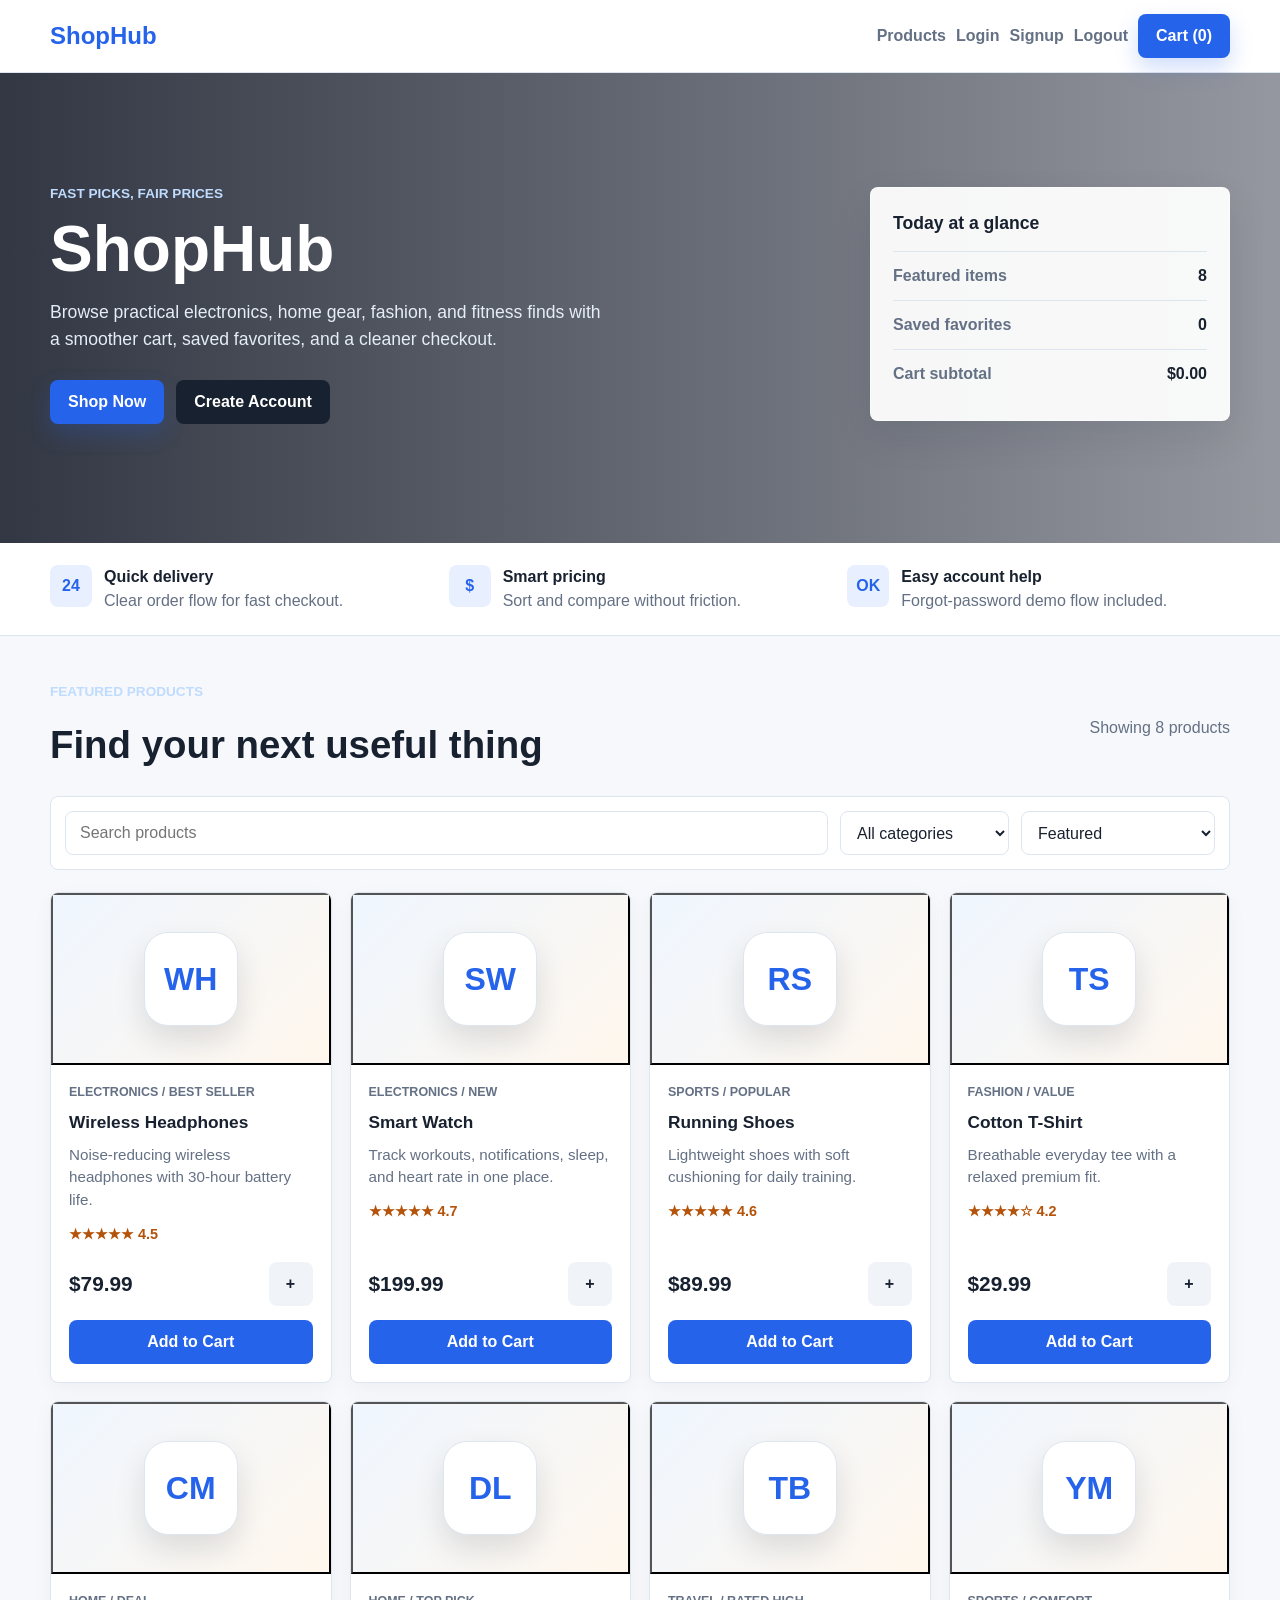
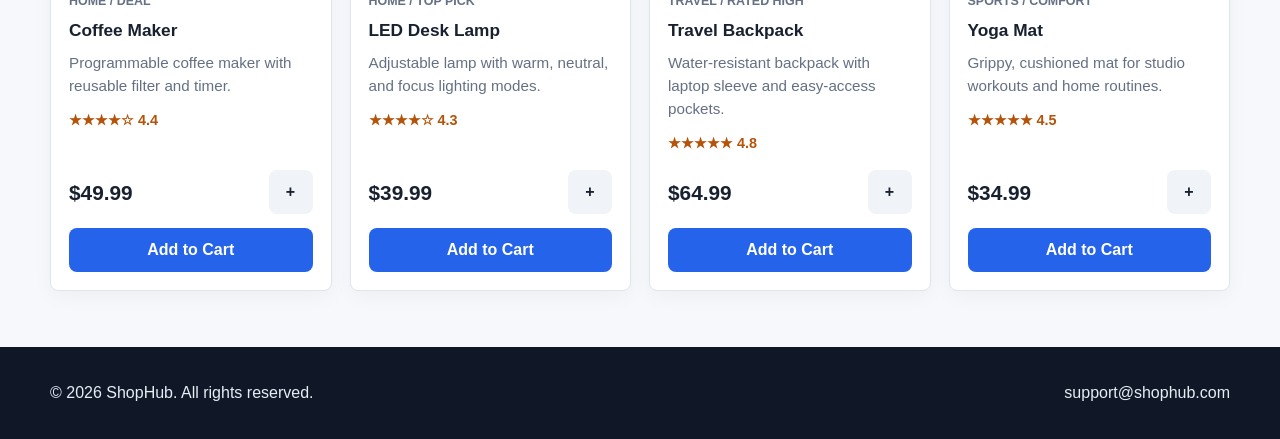
<file: frontend/index.html>
<!DOCTYPE html>
<html lang="en">
<head>
    <meta charset="UTF-8">
    <meta name="viewport" content="width=device-width, initial-scale=1.0">
    <title>ShopHub - Curated Daily Essentials</title>
    <link rel="stylesheet" href="assets/css/style.css">
</head>
<body>
    <nav class="navbar">
        <div class="container">
            <a class="logo" href="index.html">ShopHub</a>
            <ul class="nav-menu">
                <li><a href="#products">Products</a></li>
                <li><a href="pages/login.html" id="loginLink">Login</a></li>
                <li><a href="pages/signup.html" id="signupLink">Signup</a></li>
                <li><button class="link-button" id="logoutBtn" hidden>Logout</button></li>
                <li><button class="cart-btn" id="cartButton">Cart (<span id="cart-count">0</span>)</button></li>
            </ul>
        </div>
    </nav>

    <header class="hero">
        <div class="container">
            <div class="hero-content">
                <div class="eyebrow">Fast picks, fair prices</div>
                <h1>ShopHub</h1>
                <p>Browse practical electronics, home gear, fashion, and fitness finds with a smoother cart, saved favorites, and a cleaner checkout.</p>
                <div class="hero-actions">
                    <a class="primary-btn" href="#products">Shop Now</a>
                    <a class="secondary-btn" href="pages/signup.html">Create Account</a>
                </div>
            </div>
            <aside class="hero-panel" aria-label="Store highlights">
                <h2>Today at a glance</h2>
                <div class="mini-stat"><span>Featured items</span><strong id="productTotal">0</strong></div>
                <div class="mini-stat"><span>Saved favorites</span><strong id="wishlistTotal">0</strong></div>
                <div class="mini-stat"><span>Cart subtotal</span><strong id="heroSubtotal">$0.00</strong></div>
            </aside>
        </div>
    </header>

    <section class="benefits" aria-label="Shopping benefits">
        <div class="container benefit-grid">
            <div class="benefit">
                <div class="benefit-icon">24</div>
                <div><strong>Quick delivery</strong><span>Clear order flow for fast checkout.</span></div>
            </div>
            <div class="benefit">
                <div class="benefit-icon">$</div>
                <div><strong>Smart pricing</strong><span>Sort and compare without friction.</span></div>
            </div>
            <div class="benefit">
                <div class="benefit-icon">OK</div>
                <div><strong>Easy account help</strong><span>Forgot-password demo flow included.</span></div>
            </div>
        </div>
    </section>

    <main id="products" class="products">
        <div class="container">
            <div class="section-head">
                <div>
                    <p class="eyebrow">Featured Products</p>
                    <h2>Find your next useful thing</h2>
                </div>
                <p class="muted" id="resultCount">Showing all products</p>
            </div>

            <div class="filters" aria-label="Product filters">
                <input class="search-box" type="search" id="searchInput" placeholder="Search products">
                <select class="filter-select" id="categoryFilter" aria-label="Filter by category">
                    <option value="all">All categories</option>
                </select>
                <select class="filter-select" id="sortSelect" aria-label="Sort products">
                    <option value="featured">Featured</option>
                    <option value="price-low">Price: low to high</option>
                    <option value="price-high">Price: high to low</option>
                    <option value="rating">Top rated</option>
                </select>
            </div>

            <div class="products-grid" id="products-grid"></div>
        </div>
    </main>

    <div class="modal" id="productModal" aria-hidden="true">
        <div class="modal-content" role="dialog" aria-modal="true" aria-labelledby="modalTitle">
            <div class="modal-head">
                <h2 id="modalTitle">Product</h2>
                <button class="icon-btn" id="closeProductModal" aria-label="Close product details">X</button>
            </div>
            <div class="modal-body" id="productModalBody"></div>
        </div>
    </div>

    <div class="modal" id="cartModal" aria-hidden="true">
        <div class="modal-content" role="dialog" aria-modal="true" aria-labelledby="cartTitle">
            <div class="modal-head">
                <h2 id="cartTitle">Your cart</h2>
                <button class="icon-btn" id="closeCartModal" aria-label="Close cart">X</button>
            </div>
            <div class="modal-body" id="cartModalBody"></div>
        </div>
    </div>

    <div class="toast" id="toast" role="status" aria-live="polite"></div>

    <footer class="footer">
        <div class="container">
            <p>&copy; 2026 ShopHub. All rights reserved.</p>
            <p>support@shophub.com</p>
        </div>
    </footer>

    <script src="assets/js/main.js"></script>
</body>
</html>
</file>
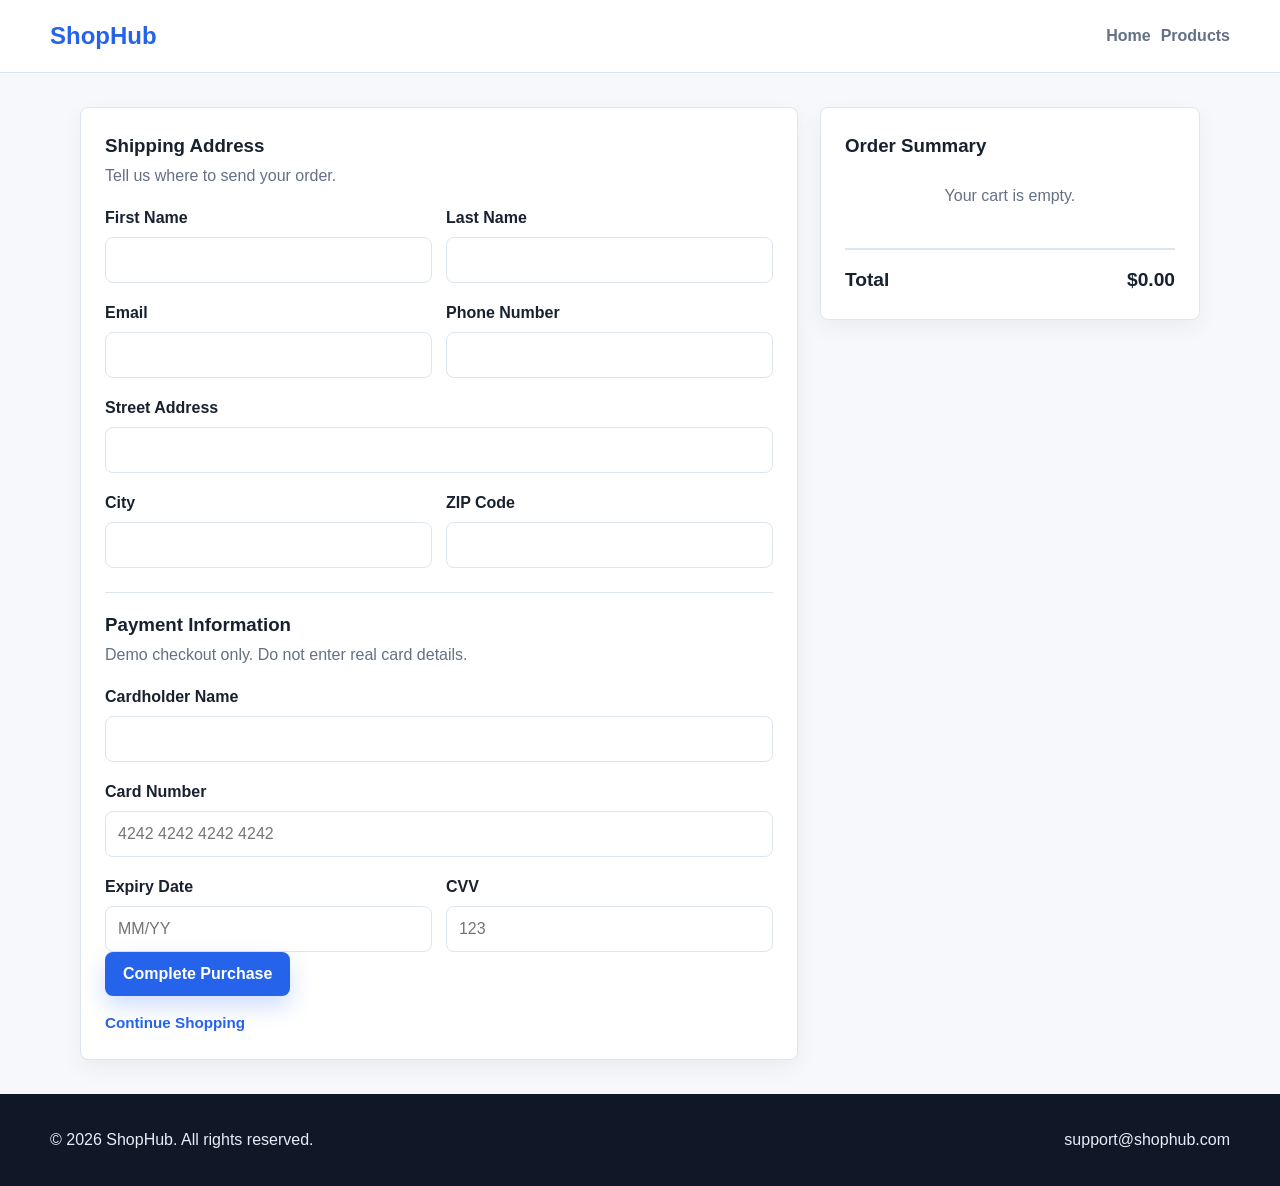
<file: frontend/pages/checkout.html>
<!DOCTYPE html>
<html lang="en">
<head>
    <meta charset="UTF-8">
    <meta name="viewport" content="width=device-width, initial-scale=1.0">
    <title>Checkout - ShopHub</title>
    <link rel="stylesheet" href="../assets/css/style.css">
</head>
<body class="checkout-page">
    <nav class="navbar">
        <div class="container">
            <a class="logo" href="../index.html">ShopHub</a>
            <ul class="nav-menu">
                <li><a href="../index.html">Home</a></li>
                <li><a href="../index.html#products">Products</a></li>
            </ul>
        </div>
    </nav>

    <main class="checkout-container">
        <form id="checkoutForm" class="checkout-form">
            <h3>Shipping Address</h3>
            <p class="muted">Tell us where to send your order.</p>
            <div class="form-row">
                <div class="form-group">
                    <label for="firstName">First Name</label>
                    <input type="text" id="firstName" name="firstName" autocomplete="given-name" required>
                </div>
                <div class="form-group">
                    <label for="lastName">Last Name</label>
                    <input type="text" id="lastName" name="lastName" autocomplete="family-name" required>
                </div>
            </div>
            <div class="form-row">
                <div class="form-group">
                    <label for="email">Email</label>
                    <input type="email" id="email" name="email" autocomplete="email" required>
                </div>
                <div class="form-group">
                    <label for="phone">Phone Number</label>
                    <input type="tel" id="phone" name="phone" autocomplete="tel" required>
                </div>
            </div>
            <div class="form-group">
                <label for="address">Street Address</label>
                <input type="text" id="address" name="address" autocomplete="street-address" required>
            </div>
            <div class="form-row">
                <div class="form-group">
                    <label for="city">City</label>
                    <input type="text" id="city" name="city" autocomplete="address-level2" required>
                </div>
                <div class="form-group">
                    <label for="zipcode">ZIP Code</label>
                    <input type="text" id="zipcode" name="zipcode" autocomplete="postal-code" required>
                </div>
            </div>

            <h3>Payment Information</h3>
            <p class="muted">Demo checkout only. Do not enter real card details.</p>
            <div class="form-group">
                <label for="cardName">Cardholder Name</label>
                <input type="text" id="cardName" name="cardName" autocomplete="cc-name" required>
            </div>
            <div class="form-group">
                <label for="cardNumber">Card Number</label>
                <input type="text" id="cardNumber" name="cardNumber" inputmode="numeric" placeholder="4242 4242 4242 4242" maxlength="19" required>
            </div>
            <div class="form-row">
                <div class="form-group">
                    <label for="expiry">Expiry Date</label>
                    <input type="text" id="expiry" name="expiry" inputmode="numeric" placeholder="MM/YY" maxlength="5" required>
                </div>
                <div class="form-group">
                    <label for="cvv">CVV</label>
                    <input type="text" id="cvv" name="cvv" inputmode="numeric" placeholder="123" maxlength="4" required>
                </div>
            </div>

            <button type="submit" class="checkout-btn">Complete Purchase</button>
            <div class="auth-links">
                <a href="../index.html">Continue Shopping</a>
            </div>
            <div id="message" class="message"></div>
        </form>

        <aside class="order-summary">
            <h3>Order Summary</h3>
            <div class="cart-items" id="cartItems">
                <div class="empty-message">Your cart is empty.</div>
            </div>
            <div class="order-total">
                <span>Total</span>
                <span id="orderTotal">$0.00</span>
            </div>
        </aside>
    </main>

    <footer class="footer">
        <div class="container">
            <p>&copy; 2026 ShopHub. All rights reserved.</p>
            <p>support@shophub.com</p>
        </div>
    </footer>

    <script>
        let cart = [];
        const money = new Intl.NumberFormat("en-US", { style: "currency", currency: "USD" });
        const messageDiv = document.getElementById("message");

        document.addEventListener("DOMContentLoaded", () => {
            loadCheckout();
            prefillUser();
        });

        document.getElementById("cardNumber").addEventListener("input", function() {
            this.value = this.value.replace(/\D/g, "").slice(0, 16).replace(/(.{4})/g, "$1 ").trim();
        });

        document.getElementById("expiry").addEventListener("input", function() {
            const value = this.value.replace(/\D/g, "").slice(0, 4);
            this.value = value.length > 2 ? `${value.slice(0, 2)}/${value.slice(2)}` : value;
        });

        document.getElementById("cvv").addEventListener("input", function() {
            this.value = this.value.replace(/\D/g, "").slice(0, 4);
        });

        document.getElementById("checkoutForm").addEventListener("submit", function(event) {
            event.preventDefault();

            if (cart.length === 0) {
                showMessage("Your cart is empty. Add a product before checkout.", "error");
                return;
            }

            const order = {
                id: Date.now(),
                cart,
                total: cart.reduce((sum, item) => sum + item.price * item.quantity, 0),
                shippingInfo: {
                    firstName: document.getElementById("firstName").value.trim(),
                    lastName: document.getElementById("lastName").value.trim(),
                    email: document.getElementById("email").value.trim(),
                    phone: document.getElementById("phone").value.trim(),
                    address: document.getElementById("address").value.trim(),
                    city: document.getElementById("city").value.trim(),
                    zipcode: document.getElementById("zipcode").value.trim()
                },
                orderDate: new Date().toISOString()
            };

            const orders = JSON.parse(localStorage.getItem("orders")) || [];
            orders.push(order);
            localStorage.setItem("orders", JSON.stringify(orders));
            localStorage.removeItem("cart");

            showMessage(`Order placed successfully. Order ID: ${order.id}`, "success");
            setTimeout(() => {
                window.location.href = "../index.html";
            }, 1300);
        });

        function loadCheckout() {
            cart = JSON.parse(localStorage.getItem("cart")) || [];
            displayCartItems();
        }

        function prefillUser() {
            const user = JSON.parse(localStorage.getItem("user") || "null");
            if (!user) return;

            document.getElementById("email").value = user.email || "";
            if (user.fullname) {
                const parts = user.fullname.split(" ");
                document.getElementById("firstName").value = parts[0] || "";
                document.getElementById("lastName").value = parts.slice(1).join(" ");
            }
        }

        function displayCartItems() {
            const cartContainer = document.getElementById("cartItems");
            const totalElement = document.getElementById("orderTotal");

            if (cart.length === 0) {
                cartContainer.innerHTML = '<div class="empty-message">Your cart is empty.</div>';
                totalElement.textContent = money.format(0);
                return;
            }

            let total = 0;
            cartContainer.innerHTML = cart.map((item) => {
                const itemTotal = item.price * item.quantity;
                total += itemTotal;
                return `
                    <div class="cart-item">
                        <div>
                            <div class="item-name">${item.name}</div>
                            <div class="item-qty">Qty: ${item.quantity}</div>
                        </div>
                        <div class="item-price">${money.format(itemTotal)}</div>
                    </div>
                `;
            }).join("");

            totalElement.textContent = money.format(total);
        }

        function showMessage(text, type) {
            messageDiv.textContent = text;
            messageDiv.className = `message show ${type}`;
        }
    </script>
</body>
</html>
</file>
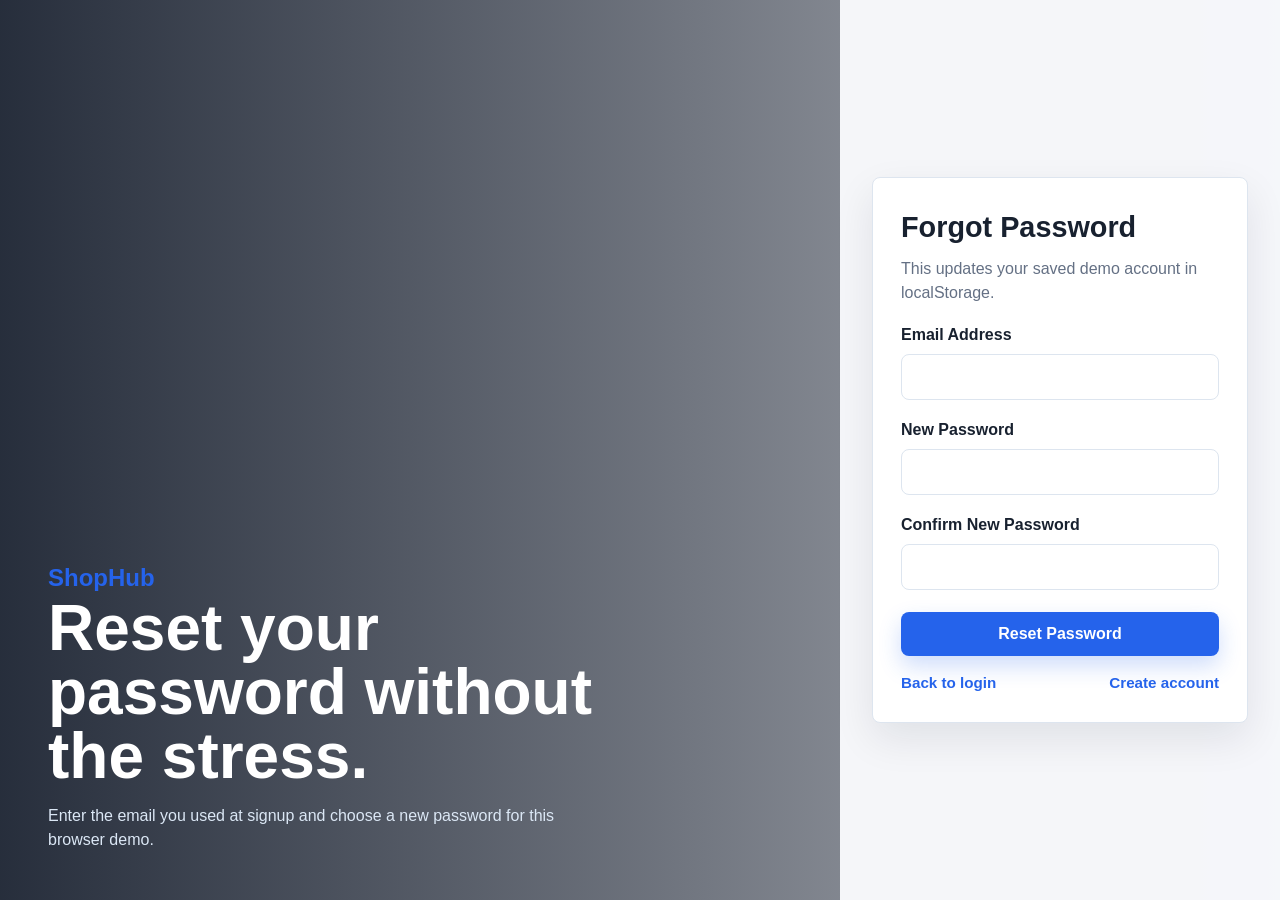
<file: frontend/pages/forgot-password.html>
<!DOCTYPE html>
<html lang="en">
<head>
    <meta charset="UTF-8">
    <meta name="viewport" content="width=device-width, initial-scale=1.0">
    <title>Forgot Password - ShopHub</title>
    <link rel="stylesheet" href="../assets/css/style.css">
</head>
<body>
    <main class="auth-page">
        <section class="auth-aside">
            <a class="logo" href="../index.html">ShopHub</a>
            <h1>Reset your password without the stress.</h1>
            <p>Enter the email you used at signup and choose a new password for this browser demo.</p>
        </section>

        <section class="auth-panel">
            <div class="auth-card">
                <h2>Forgot Password</h2>
                <p>This updates your saved demo account in localStorage.</p>

                <form id="forgotForm">
                    <div class="form-group">
                        <label for="email">Email Address</label>
                        <input type="email" id="email" name="email" autocomplete="email" required>
                    </div>
                    <div class="form-group">
                        <label for="newPassword">New Password</label>
                        <input type="password" id="newPassword" name="newPassword" autocomplete="new-password" minlength="6" required>
                    </div>
                    <div class="form-group">
                        <label for="confirmPassword">Confirm New Password</label>
                        <input type="password" id="confirmPassword" name="confirmPassword" autocomplete="new-password" minlength="6" required>
                    </div>
                    <button type="submit" class="auth-btn">Reset Password</button>
                    <div id="message" class="message"></div>
                </form>

                <div class="auth-links">
                    <a href="login.html">Back to login</a>
                    <a href="signup.html">Create account</a>
                </div>
            </div>
        </section>
    </main>

    <script>
        const form = document.getElementById("forgotForm");
        const messageDiv = document.getElementById("message");

        form.addEventListener("submit", function(event) {
            event.preventDefault();

            const email = document.getElementById("email").value.trim().toLowerCase();
            const newPassword = document.getElementById("newPassword").value;
            const confirmPassword = document.getElementById("confirmPassword").value;
            const users = JSON.parse(localStorage.getItem("users")) || [];
            const userIndex = users.findIndex((user) => user.email.toLowerCase() === email);

            if (userIndex === -1) {
                showMessage("No account was found for this email.", "error");
                return;
            }

            if (newPassword.length < 6) {
                showMessage("Password must be at least 6 characters.", "error");
                return;
            }

            if (newPassword !== confirmPassword) {
                showMessage("New passwords do not match.", "error");
                return;
            }

            users[userIndex].password = newPassword;
            users[userIndex].updatedAt = new Date().toISOString();
            localStorage.setItem("users", JSON.stringify(users));

            const currentUser = JSON.parse(localStorage.getItem("user") || "null");
            if (currentUser && currentUser.email.toLowerCase() === email) {
                localStorage.removeItem("user");
            }

            showMessage("Password reset successfully. Redirecting to login...", "success");
            setTimeout(() => {
                window.location.href = "login.html";
            }, 1100);
        });

        function showMessage(text, type) {
            messageDiv.textContent = text;
            messageDiv.className = `message show ${type}`;
        }
    </script>
</body>
</html>
</file>
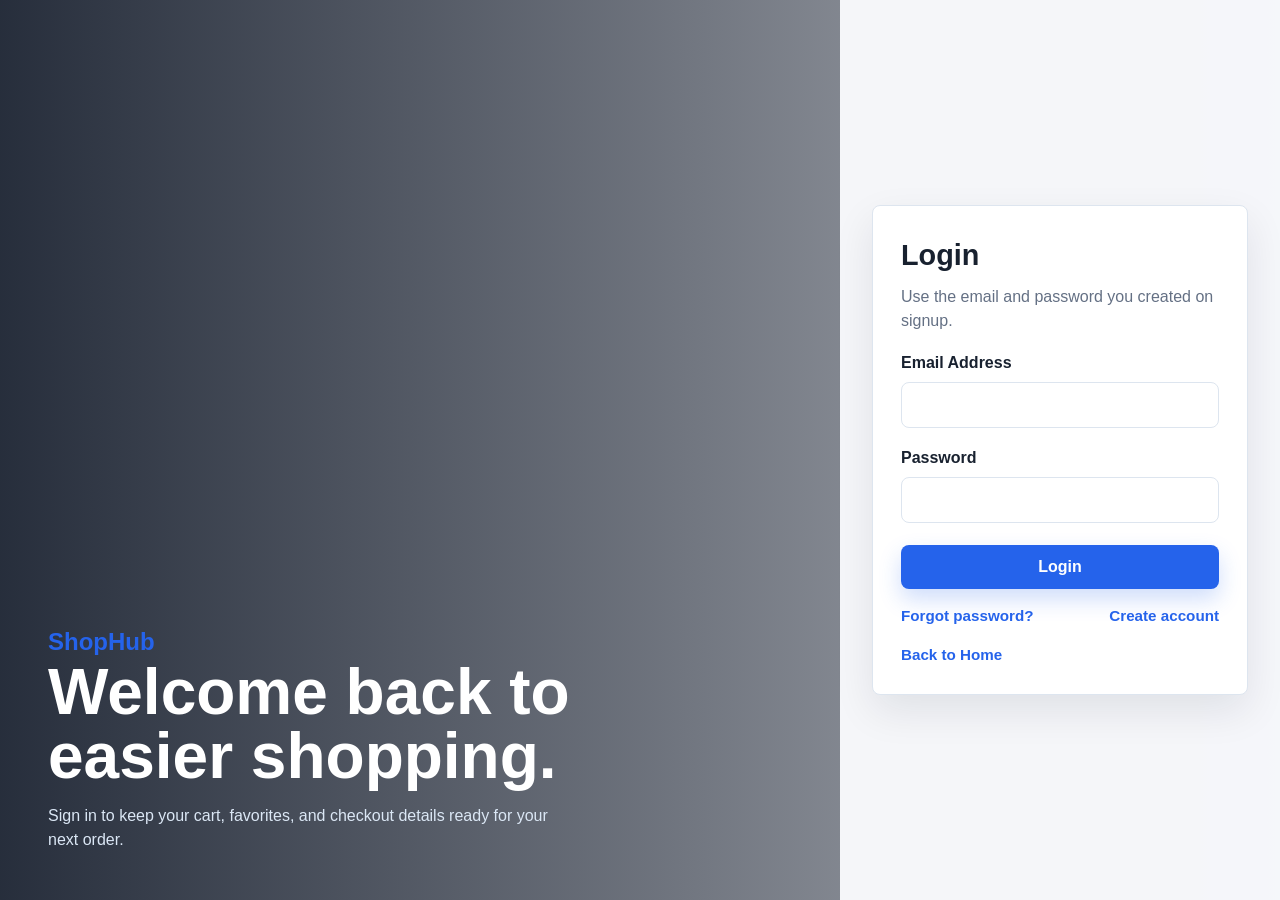
<file: frontend/pages/login.html>
<!DOCTYPE html>
<html lang="en">
<head>
    <meta charset="UTF-8">
    <meta name="viewport" content="width=device-width, initial-scale=1.0">
    <title>Login - ShopHub</title>
    <link rel="stylesheet" href="../assets/css/style.css">
</head>
<body>
    <main class="auth-page">
        <section class="auth-aside">
            <a class="logo" href="../index.html">ShopHub</a>
            <h1>Welcome back to easier shopping.</h1>
            <p>Sign in to keep your cart, favorites, and checkout details ready for your next order.</p>
        </section>

        <section class="auth-panel">
            <div class="auth-card">
                <h2>Login</h2>
                <p>Use the email and password you created on signup.</p>

                <form id="loginForm">
                    <div class="form-group">
                        <label for="email">Email Address</label>
                        <input type="email" id="email" name="email" autocomplete="email" required>
                    </div>
                    <div class="form-group">
                        <label for="password">Password</label>
                        <input type="password" id="password" name="password" autocomplete="current-password" minlength="6" required>
                    </div>
                    <button type="submit" class="auth-btn">Login</button>
                    <div id="message" class="message"></div>
                </form>

                <div class="auth-links">
                    <a href="forgot-password.html">Forgot password?</a>
                    <a href="signup.html">Create account</a>
                </div>
                <div class="auth-links">
                    <a href="../index.html">Back to Home</a>
                </div>
            </div>
        </section>
    </main>

    <script>
        const form = document.getElementById("loginForm");
        const messageDiv = document.getElementById("message");

        form.addEventListener("submit", function(event) {
            event.preventDefault();

            const email = document.getElementById("email").value.trim().toLowerCase();
            const password = document.getElementById("password").value;
            const users = JSON.parse(localStorage.getItem("users")) || [];
            const user = users.find((item) => item.email.toLowerCase() === email && item.password === password);

            if (!user) {
                showMessage("Email or password is incorrect.", "error");
                return;
            }

            localStorage.setItem("user", JSON.stringify({
                id: user.id,
                fullname: user.fullname,
                email: user.email,
                loginTime: new Date().toISOString()
            }));

            showMessage("Login successful. Redirecting...", "success");
            setTimeout(() => {
                window.location.href = "../index.html";
            }, 900);
        });

        function showMessage(text, type) {
            messageDiv.textContent = text;
            messageDiv.className = `message show ${type}`;
        }
    </script>
</body>
</html>
</file>
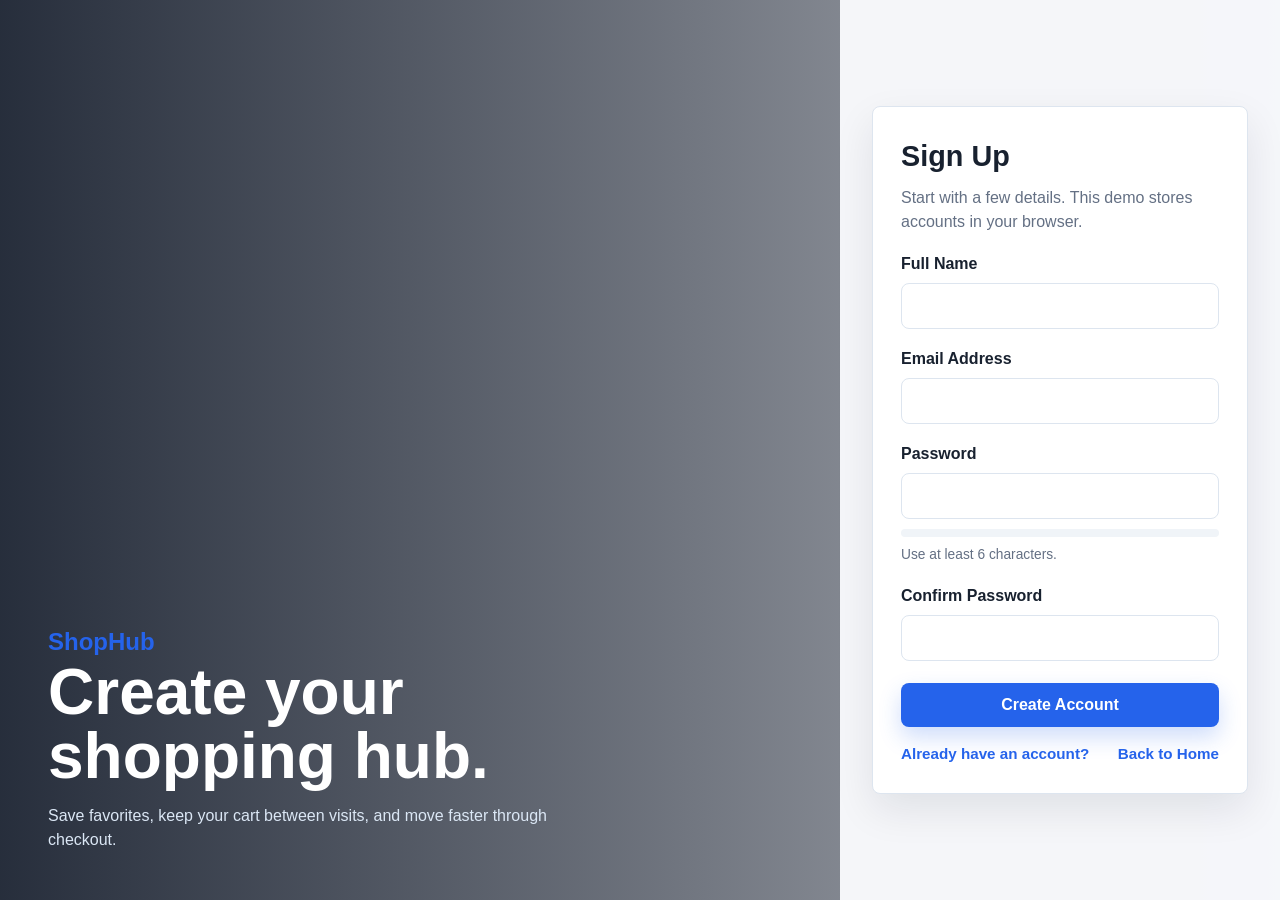
<file: frontend/pages/signup.html>
<!DOCTYPE html>
<html lang="en">
<head>
    <meta charset="UTF-8">
    <meta name="viewport" content="width=device-width, initial-scale=1.0">
    <title>Sign Up - ShopHub</title>
    <link rel="stylesheet" href="../assets/css/style.css">
</head>
<body>
    <main class="auth-page">
        <section class="auth-aside">
            <a class="logo" href="../index.html">ShopHub</a>
            <h1>Create your shopping hub.</h1>
            <p>Save favorites, keep your cart between visits, and move faster through checkout.</p>
        </section>

        <section class="auth-panel">
            <div class="auth-card">
                <h2>Sign Up</h2>
                <p>Start with a few details. This demo stores accounts in your browser.</p>

                <form id="signupForm">
                    <div class="form-group">
                        <label for="fullname">Full Name</label>
                        <input type="text" id="fullname" name="fullname" autocomplete="name" required>
                    </div>
                    <div class="form-group">
                        <label for="email">Email Address</label>
                        <input type="email" id="email" name="email" autocomplete="email" required>
                    </div>
                    <div class="form-group">
                        <label for="password">Password</label>
                        <input type="password" id="password" name="password" autocomplete="new-password" minlength="6" required>
                        <div class="strength" aria-hidden="true"><span id="strengthBar"></span></div>
                        <p class="hint" id="strengthText">Use at least 6 characters.</p>
                    </div>
                    <div class="form-group">
                        <label for="confirm-password">Confirm Password</label>
                        <input type="password" id="confirm-password" name="confirm-password" autocomplete="new-password" minlength="6" required>
                    </div>
                    <button type="submit" class="auth-btn">Create Account</button>
                    <div id="message" class="message"></div>
                </form>

                <div class="auth-links">
                    <a href="login.html">Already have an account?</a>
                    <a href="../index.html">Back to Home</a>
                </div>
            </div>
        </section>
    </main>

    <script>
        const form = document.getElementById("signupForm");
        const passwordInput = document.getElementById("password");
        const strengthBar = document.getElementById("strengthBar");
        const strengthText = document.getElementById("strengthText");
        const messageDiv = document.getElementById("message");

        passwordInput.addEventListener("input", updateStrength);

        form.addEventListener("submit", function(event) {
            event.preventDefault();

            const fullname = document.getElementById("fullname").value.trim();
            const email = document.getElementById("email").value.trim().toLowerCase();
            const password = passwordInput.value;
            const confirmPassword = document.getElementById("confirm-password").value;
            const users = JSON.parse(localStorage.getItem("users")) || [];

            if (password !== confirmPassword) {
                showMessage("Passwords do not match.", "error");
                return;
            }

            if (users.some((user) => user.email.toLowerCase() === email)) {
                showMessage("An account already exists for this email.", "error");
                return;
            }

            if (!fullname || !email || password.length < 6) {
                showMessage("Please complete all fields with a valid password.", "error");
                return;
            }

            users.push({
                id: Date.now(),
                fullname,
                email,
                password,
                createdAt: new Date().toISOString()
            });
            localStorage.setItem("users", JSON.stringify(users));

            showMessage("Account created. Redirecting to login...", "success");
            setTimeout(() => {
                window.location.href = "login.html";
            }, 1000);
        });

        function updateStrength() {
            const password = passwordInput.value;
            let score = 0;
            if (password.length >= 6) score += 1;
            if (password.length >= 10) score += 1;
            if (/[A-Z]/.test(password) && /[a-z]/.test(password)) score += 1;
            if (/[0-9]/.test(password)) score += 1;
            if (/[^A-Za-z0-9]/.test(password)) score += 1;

            const width = Math.min(score * 20, 100);
            strengthBar.style.width = `${width}%`;
            strengthBar.style.background = score >= 4 ? "#0f766e" : score >= 2 ? "#f97316" : "#dc2626";
            strengthText.textContent = score >= 4 ? "Strong password." : score >= 2 ? "Good start. Add variety for extra strength." : "Use at least 6 characters.";
        }

        function showMessage(text, type) {
            messageDiv.textContent = text;
            messageDiv.className = `message show ${type}`;
        }
    </script>
</body>
</html>
</file>
<file: frontend/assets/css/style.css>
* {
    box-sizing: border-box;
    margin: 0;
    padding: 0;
}

:root {
    --bg: #f7f8fb;
    --surface: #ffffff;
    --surface-soft: #f0f4f8;
    --text: #18212f;
    --muted: #647084;
    --line: #dde5ef;
    --brand: #2563eb;
    --brand-dark: #1e40af;
    --accent: #f97316;
    --success: #0f766e;
    --danger: #dc2626;
    --shadow: 0 16px 40px rgba(15, 23, 42, 0.09);
    --radius: 8px;
}

html {
    scroll-behavior: smooth;
}

body {
    min-height: 100vh;
    background: var(--bg);
    color: var(--text);
    font-family: Arial, Helvetica, sans-serif;
    line-height: 1.5;
}

button,
input,
select {
    font: inherit;
}

button {
    cursor: pointer;
}

a {
    color: inherit;
}

.container {
    width: min(1180px, calc(100% - 32px));
    margin: 0 auto;
}

.navbar {
    position: sticky;
    top: 0;
    z-index: 100;
    background: rgba(255, 255, 255, 0.96);
    border-bottom: 1px solid var(--line);
    backdrop-filter: blur(12px);
}

.navbar .container {
    display: flex;
    align-items: center;
    justify-content: space-between;
    min-height: 72px;
    gap: 18px;
}

.logo {
    color: var(--brand);
    font-size: 1.5rem;
    font-weight: 800;
    letter-spacing: 0;
    text-decoration: none;
}

.nav-menu {
    display: flex;
    align-items: center;
    gap: 10px;
    list-style: none;
}

.nav-menu a,
.link-button {
    display: inline-flex;
    align-items: center;
    min-height: 40px;
    border: 0;
    background: transparent;
    color: var(--muted);
    font-weight: 700;
    text-decoration: none;
}

.nav-menu a:hover,
.link-button:hover {
    color: var(--brand);
}

.cart-btn,
.primary-btn,
.secondary-btn,
.ghost-btn,
.icon-btn,
.add-to-cart-btn,
.checkout-btn,
.auth-btn {
    display: inline-flex;
    align-items: center;
    justify-content: center;
    min-height: 44px;
    border: 0;
    border-radius: var(--radius);
    font-weight: 800;
    text-decoration: none;
    transition: transform 0.18s ease, box-shadow 0.18s ease, background 0.18s ease;
}

.cart-btn,
.primary-btn,
.checkout-btn,
.auth-btn {
    background: var(--brand);
    color: #fff !important;
    padding: 0 18px;
    box-shadow: 0 10px 22px rgba(37, 99, 235, 0.22);
}

.cart-btn:hover,
.primary-btn:hover,
.checkout-btn:hover,
.auth-btn:hover {
    background: var(--brand-dark);
    transform: translateY(-1px);
}

.secondary-btn {
    background: var(--text);
    color: #fff;
    padding: 0 18px;
}

.ghost-btn,
.icon-btn {
    background: var(--surface-soft);
    color: var(--text);
    padding: 0 14px;
}

.icon-btn {
    width: 44px;
    padding: 0;
}

.hero {
    background:
        linear-gradient(90deg, rgba(12, 18, 32, 0.84), rgba(12, 18, 32, 0.42)),
        url("https://images.unsplash.com/photo-1555529669-e69e7aa0ba9a?auto=format&fit=crop&w=1800&q=80") center/cover;
    color: #fff;
}

.hero .container {
    display: grid;
    grid-template-columns: minmax(0, 1fr) 360px;
    align-items: center;
    gap: 32px;
    min-height: 470px;
    padding: 56px 0 64px;
}

.hero-content {
    max-width: 680px;
}

.eyebrow {
    margin-bottom: 14px;
    color: #bfdbfe;
    font-size: 0.85rem;
    font-weight: 800;
    letter-spacing: 0;
    text-transform: uppercase;
}

.hero h1 {
    max-width: 10ch;
    font-size: clamp(2.3rem, 5vw, 4.7rem);
    line-height: 0.98;
    margin-bottom: 18px;
}

.hero p {
    max-width: 560px;
    color: #e5edf7;
    font-size: 1.1rem;
}

.hero-actions,
.section-head,
.filters,
.product-actions,
.auth-row {
    display: flex;
    align-items: center;
    gap: 12px;
    flex-wrap: wrap;
}

.hero-actions {
    margin-top: 28px;
}

.hero-panel {
    background: rgba(255, 255, 255, 0.94);
    border: 1px solid rgba(255, 255, 255, 0.5);
    border-radius: var(--radius);
    color: var(--text);
    padding: 22px;
    box-shadow: var(--shadow);
}

.hero-panel h2 {
    font-size: 1.1rem;
    margin-bottom: 14px;
}

.mini-stat {
    display: flex;
    justify-content: space-between;
    padding: 12px 0;
    border-top: 1px solid var(--line);
    color: var(--muted);
    font-weight: 700;
}

.mini-stat strong {
    color: var(--text);
}

.benefits {
    background: var(--surface);
    border-bottom: 1px solid var(--line);
}

.benefit-grid {
    display: grid;
    grid-template-columns: repeat(3, 1fr);
    gap: 16px;
    padding: 22px 0;
}

.benefit {
    display: flex;
    gap: 12px;
    align-items: flex-start;
}

.benefit-icon {
    display: grid;
    place-items: center;
    width: 42px;
    height: 42px;
    border-radius: var(--radius);
    background: #e8f0ff;
    color: var(--brand);
    font-weight: 900;
}

.benefit strong {
    display: block;
}

.benefit span,
.muted {
    color: var(--muted);
}

.products {
    padding: 46px 0 56px;
}

.section-head {
    justify-content: space-between;
    margin-bottom: 22px;
}

.section-head h2 {
    font-size: clamp(1.7rem, 3vw, 2.4rem);
}

.filters {
    margin-bottom: 22px;
    padding: 14px;
    background: var(--surface);
    border: 1px solid var(--line);
    border-radius: var(--radius);
}

.search-box,
.filter-select {
    min-height: 44px;
    border: 1px solid var(--line);
    border-radius: var(--radius);
    background: #fff;
    color: var(--text);
}

.search-box {
    flex: 1 1 280px;
    padding: 0 14px;
}

.filter-select {
    padding: 0 38px 0 12px;
}

.products-grid {
    display: grid;
    grid-template-columns: repeat(auto-fill, minmax(240px, 1fr));
    gap: 18px;
}

.product-card {
    display: flex;
    flex-direction: column;
    overflow: hidden;
    min-height: 100%;
    background: var(--surface);
    border: 1px solid var(--line);
    border-radius: var(--radius);
    box-shadow: 0 6px 20px rgba(15, 23, 42, 0.04);
}

.product-image {
    display: grid;
    place-items: center;
    min-height: 172px;
    padding: 26px;
    background: linear-gradient(135deg, #eff6ff, #fff7ed);
    color: var(--text);
}

.product-visual {
    display: grid;
    place-items: center;
    width: 94px;
    height: 94px;
    border-radius: 24px;
    background: #fff;
    border: 1px solid var(--line);
    color: var(--brand);
    font-size: 2rem;
    font-weight: 900;
    box-shadow: 0 14px 30px rgba(15, 23, 42, 0.12);
}

.product-info {
    display: flex;
    flex: 1;
    flex-direction: column;
    padding: 18px;
}

.product-meta {
    color: var(--muted);
    font-size: 0.78rem;
    font-weight: 800;
    text-transform: uppercase;
}

.product-name {
    margin-top: 8px;
    color: var(--text);
    font-size: 1.08rem;
    font-weight: 800;
}

.product-description {
    margin: 8px 0 12px;
    color: var(--muted);
    font-size: 0.95rem;
}

.product-rating {
    color: #b45309;
    font-size: 0.9rem;
    font-weight: 800;
}

.product-footer {
    display: flex;
    align-items: center;
    justify-content: space-between;
    gap: 12px;
    margin-top: auto;
    padding-top: 16px;
}

.product-price {
    color: var(--text);
    font-size: 1.3rem;
    font-weight: 900;
}

.add-to-cart-btn {
    width: 100%;
    margin-top: 14px;
    background: var(--brand);
    color: #fff;
}

.wishlist-btn.active {
    background: #fff1f2;
    color: #be123c;
}

.empty-state {
    grid-column: 1 / -1;
    padding: 42px;
    background: var(--surface);
    border: 1px solid var(--line);
    border-radius: var(--radius);
    color: var(--muted);
    text-align: center;
}

.footer {
    background: #101827;
    color: #e5edf7;
    padding: 34px 0;
}

.footer .container {
    display: flex;
    justify-content: space-between;
    gap: 16px;
    flex-wrap: wrap;
}

.toast {
    position: fixed;
    right: 18px;
    bottom: 18px;
    z-index: 300;
    max-width: min(360px, calc(100% - 36px));
    padding: 14px 16px;
    border-radius: var(--radius);
    background: #101827;
    color: #fff;
    box-shadow: var(--shadow);
    transform: translateY(16px);
    opacity: 0;
    pointer-events: none;
    transition: opacity 0.2s ease, transform 0.2s ease;
}

.toast.show {
    transform: translateY(0);
    opacity: 1;
}

.modal {
    position: fixed;
    inset: 0;
    z-index: 250;
    display: none;
    align-items: center;
    justify-content: center;
    padding: 20px;
    background: rgba(15, 23, 42, 0.56);
}

.modal.show {
    display: flex;
}

.modal-content {
    width: min(560px, 100%);
    max-height: calc(100vh - 40px);
    overflow: auto;
    background: var(--surface);
    border-radius: var(--radius);
    box-shadow: var(--shadow);
}

.modal-head {
    display: flex;
    align-items: center;
    justify-content: space-between;
    gap: 16px;
    padding: 18px;
    border-bottom: 1px solid var(--line);
}

.modal-body {
    padding: 18px;
}

.cart-row {
    display: grid;
    grid-template-columns: 1fr auto;
    gap: 14px;
    padding: 14px 0;
    border-bottom: 1px solid var(--line);
}

.cart-row:last-child {
    border-bottom: 0;
}

.quantity-control {
    display: inline-flex;
    align-items: center;
    gap: 8px;
    margin-top: 8px;
}

.quantity-control button {
    width: 32px;
    height: 32px;
    border: 1px solid var(--line);
    border-radius: var(--radius);
    background: #fff;
    font-weight: 900;
}

.cart-total {
    display: flex;
    justify-content: space-between;
    margin-top: 18px;
    padding-top: 18px;
    border-top: 2px solid var(--line);
    font-size: 1.2rem;
    font-weight: 900;
}

.auth-page {
    min-height: 100vh;
    display: grid;
    grid-template-columns: minmax(0, 1fr) minmax(340px, 440px);
    background:
        linear-gradient(90deg, rgba(16, 24, 39, 0.9), rgba(16, 24, 39, 0.3)),
        url("https://images.unsplash.com/photo-1607082348824-0a96f2a4b9da?auto=format&fit=crop&w=1500&q=80") center/cover;
}

.auth-aside {
    display: flex;
    flex-direction: column;
    justify-content: flex-end;
    padding: 48px;
    color: #fff;
}

.auth-aside h1 {
    max-width: 580px;
    font-size: clamp(2.3rem, 5vw, 4.4rem);
    line-height: 1;
}

.auth-aside p {
    max-width: 520px;
    margin-top: 16px;
    color: #dbe7f5;
}

.auth-panel {
    display: flex;
    align-items: center;
    justify-content: center;
    padding: 32px;
    background: rgba(247, 248, 251, 0.98);
}

.auth-card {
    width: 100%;
    background: var(--surface);
    border: 1px solid var(--line);
    border-radius: var(--radius);
    padding: 28px;
    box-shadow: var(--shadow);
}

.auth-card h2 {
    margin-bottom: 8px;
    font-size: 1.8rem;
}

.auth-card p {
    color: var(--muted);
}

.form-group {
    margin-top: 18px;
}

.form-group label {
    display: block;
    margin-bottom: 7px;
    color: var(--text);
    font-weight: 800;
}

.form-group input,
.form-group textarea {
    width: 100%;
    min-height: 46px;
    border: 1px solid var(--line);
    border-radius: var(--radius);
    padding: 0 12px;
    background: #fff;
    color: var(--text);
}

.form-group input:focus,
.form-group textarea:focus,
.search-box:focus,
.filter-select:focus {
    outline: 3px solid rgba(37, 99, 235, 0.15);
    border-color: var(--brand);
}

.form-row {
    display: grid;
    grid-template-columns: repeat(2, minmax(0, 1fr));
    gap: 14px;
}

.auth-btn {
    width: 100%;
    margin-top: 22px;
}

.auth-links {
    display: flex;
    justify-content: space-between;
    gap: 12px;
    margin-top: 16px;
    color: var(--muted);
    font-size: 0.95rem;
}

.auth-links a,
.continue-shopping {
    color: var(--brand);
    font-weight: 800;
    text-decoration: none;
}

.message {
    display: none;
    margin-top: 16px;
    padding: 12px;
    border-radius: var(--radius);
    font-weight: 700;
}

.message.show {
    display: block;
}

.success {
    background: #ccfbf1;
    color: #134e4a;
}

.error {
    background: #fee2e2;
    color: #7f1d1d;
}

.hint {
    margin-top: 8px;
    color: var(--muted);
    font-size: 0.86rem;
}

.strength {
    height: 8px;
    margin-top: 10px;
    overflow: hidden;
    background: var(--surface-soft);
    border-radius: 999px;
}

.strength span {
    display: block;
    width: 0;
    height: 100%;
    background: var(--danger);
    transition: width 0.2s ease, background 0.2s ease;
}

.checkout-page {
    background: var(--bg);
}

.checkout-container {
    display: grid;
    grid-template-columns: minmax(0, 1.7fr) minmax(300px, 0.9fr);
    gap: 22px;
    width: min(1120px, calc(100% - 32px));
    margin: 34px auto;
}

.checkout-form,
.order-summary {
    background: var(--surface);
    border: 1px solid var(--line);
    border-radius: var(--radius);
    padding: 24px;
    box-shadow: 0 8px 22px rgba(15, 23, 42, 0.05);
}

.checkout-form h3 {
    margin: 24px 0 4px;
    padding-top: 18px;
    border-top: 1px solid var(--line);
}

.checkout-form h3:first-child {
    margin-top: 0;
    padding-top: 0;
    border-top: 0;
}

.order-summary {
    position: sticky;
    top: 94px;
    height: fit-content;
}

.cart-item {
    display: flex;
    justify-content: space-between;
    gap: 12px;
    padding: 13px 0;
    border-bottom: 1px solid var(--line);
}

.item-name {
    font-weight: 800;
}

.item-qty {
    color: var(--muted);
    font-size: 0.9rem;
}

.item-price {
    font-weight: 900;
}

.order-total {
    display: flex;
    justify-content: space-between;
    margin-top: 16px;
    padding-top: 16px;
    border-top: 2px solid var(--line);
    font-size: 1.2rem;
    font-weight: 900;
}

.empty-message {
    padding: 24px 0;
    color: var(--muted);
    text-align: center;
}

@media (max-width: 860px) {
    .hero .container,
    .auth-page,
    .checkout-container {
        grid-template-columns: 1fr;
    }

    .hero-panel {
        max-width: 420px;
    }

    .benefit-grid {
        grid-template-columns: 1fr;
    }

    .auth-aside {
        min-height: 330px;
    }

    .order-summary {
        position: static;
    }
}

@media (max-width: 620px) {
    .navbar .container,
    .footer .container,
    .section-head,
    .auth-links {
        align-items: flex-start;
        flex-direction: column;
    }

    .nav-menu {
        width: 100%;
        justify-content: space-between;
        gap: 8px;
        overflow-x: auto;
    }

    .hero .container {
        min-height: auto;
        padding: 42px 0;
    }

    .hero h1 {
        max-width: 11ch;
    }

    .filters {
        align-items: stretch;
        flex-direction: column;
    }

    .filter-select {
        width: 100%;
    }

    .form-row {
        grid-template-columns: 1fr;
    }

    .auth-aside,
    .auth-panel {
        padding: 24px;
    }

    .auth-card,
    .checkout-form,
    .order-summary {
        padding: 20px;
    }
}
</file>
